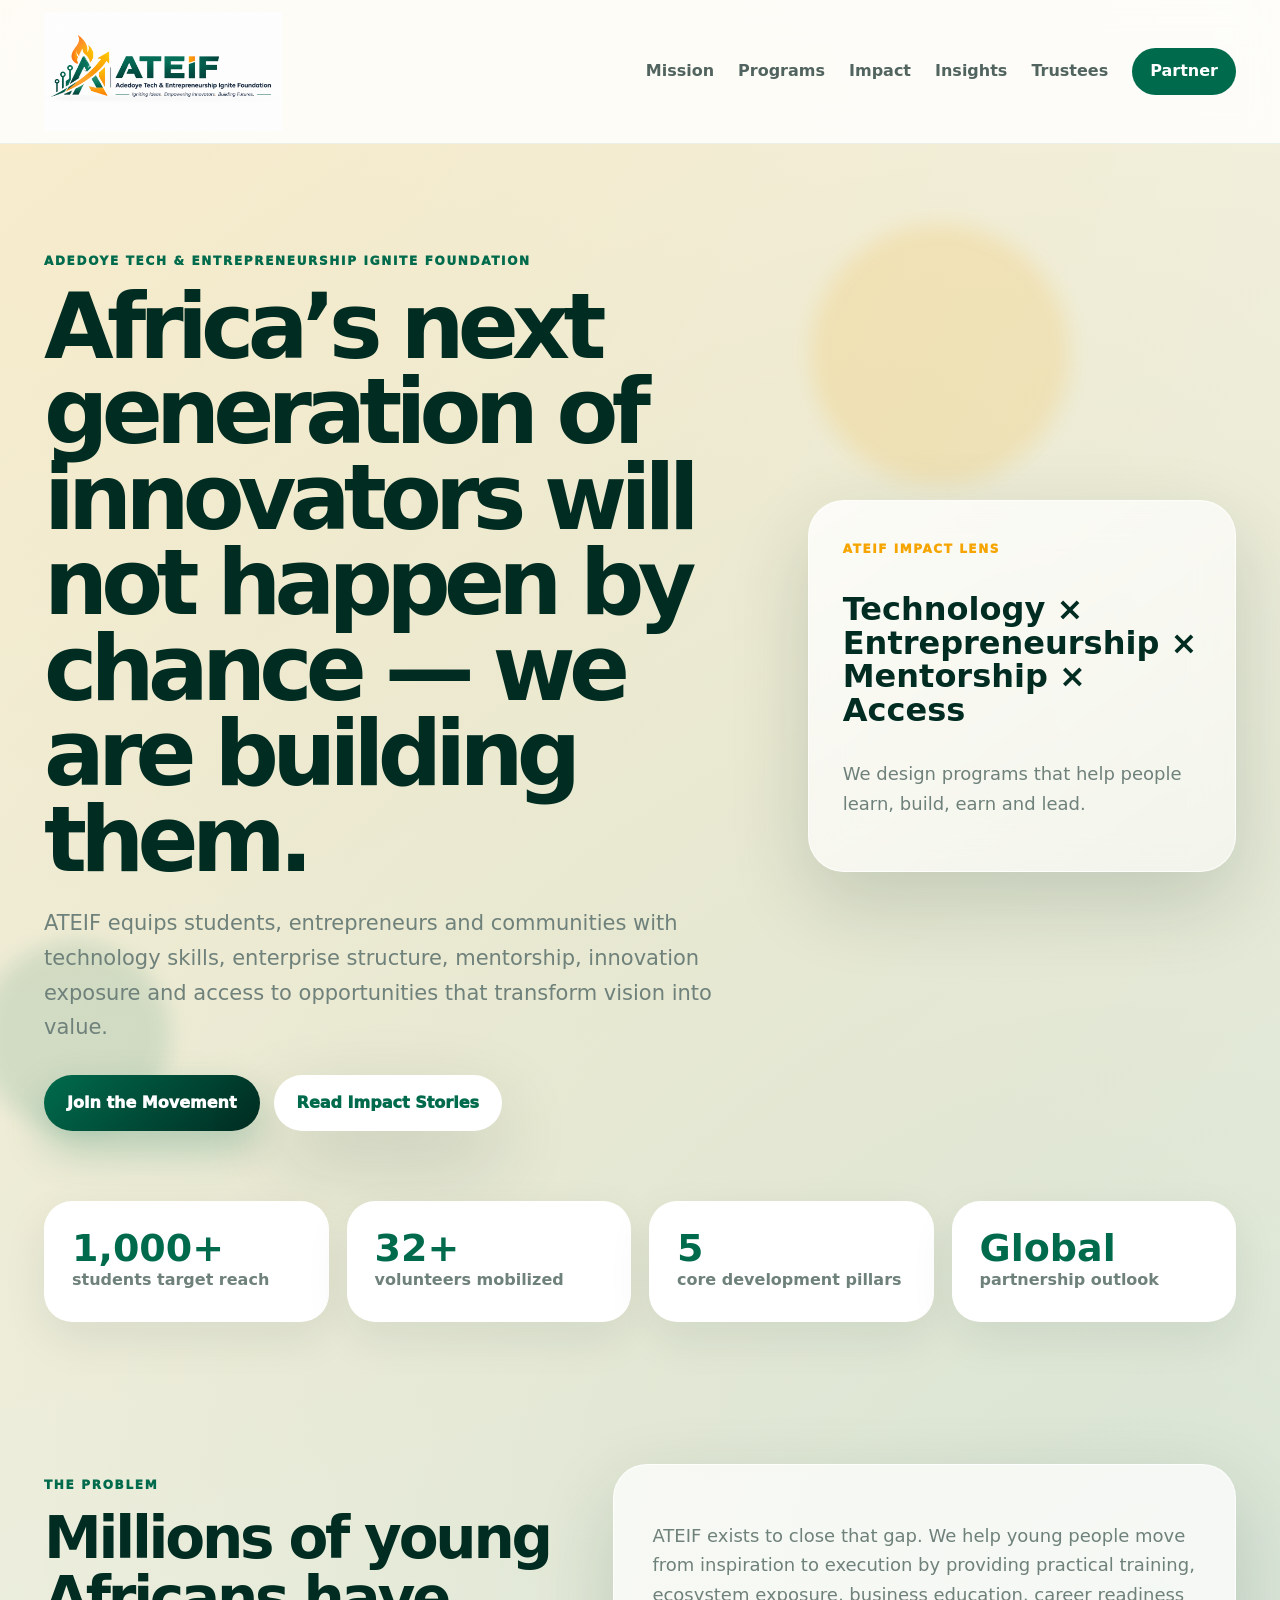
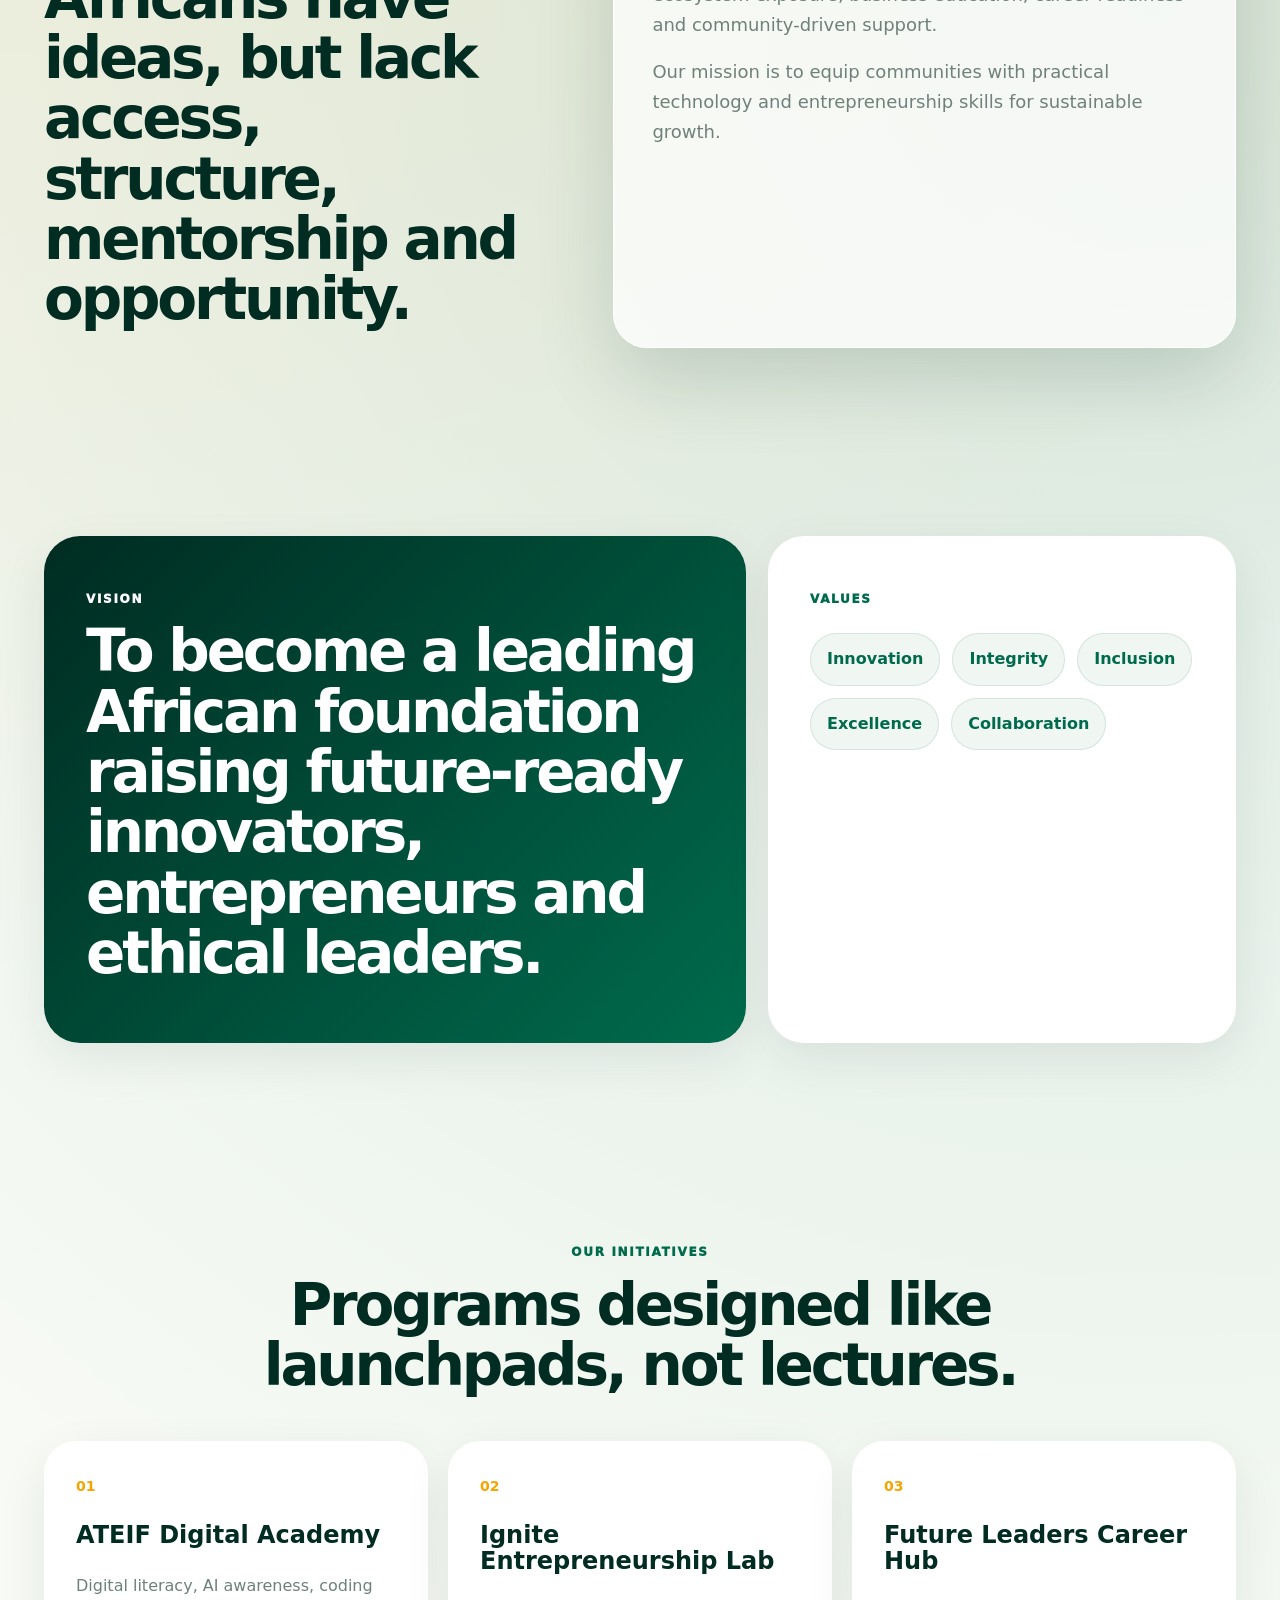
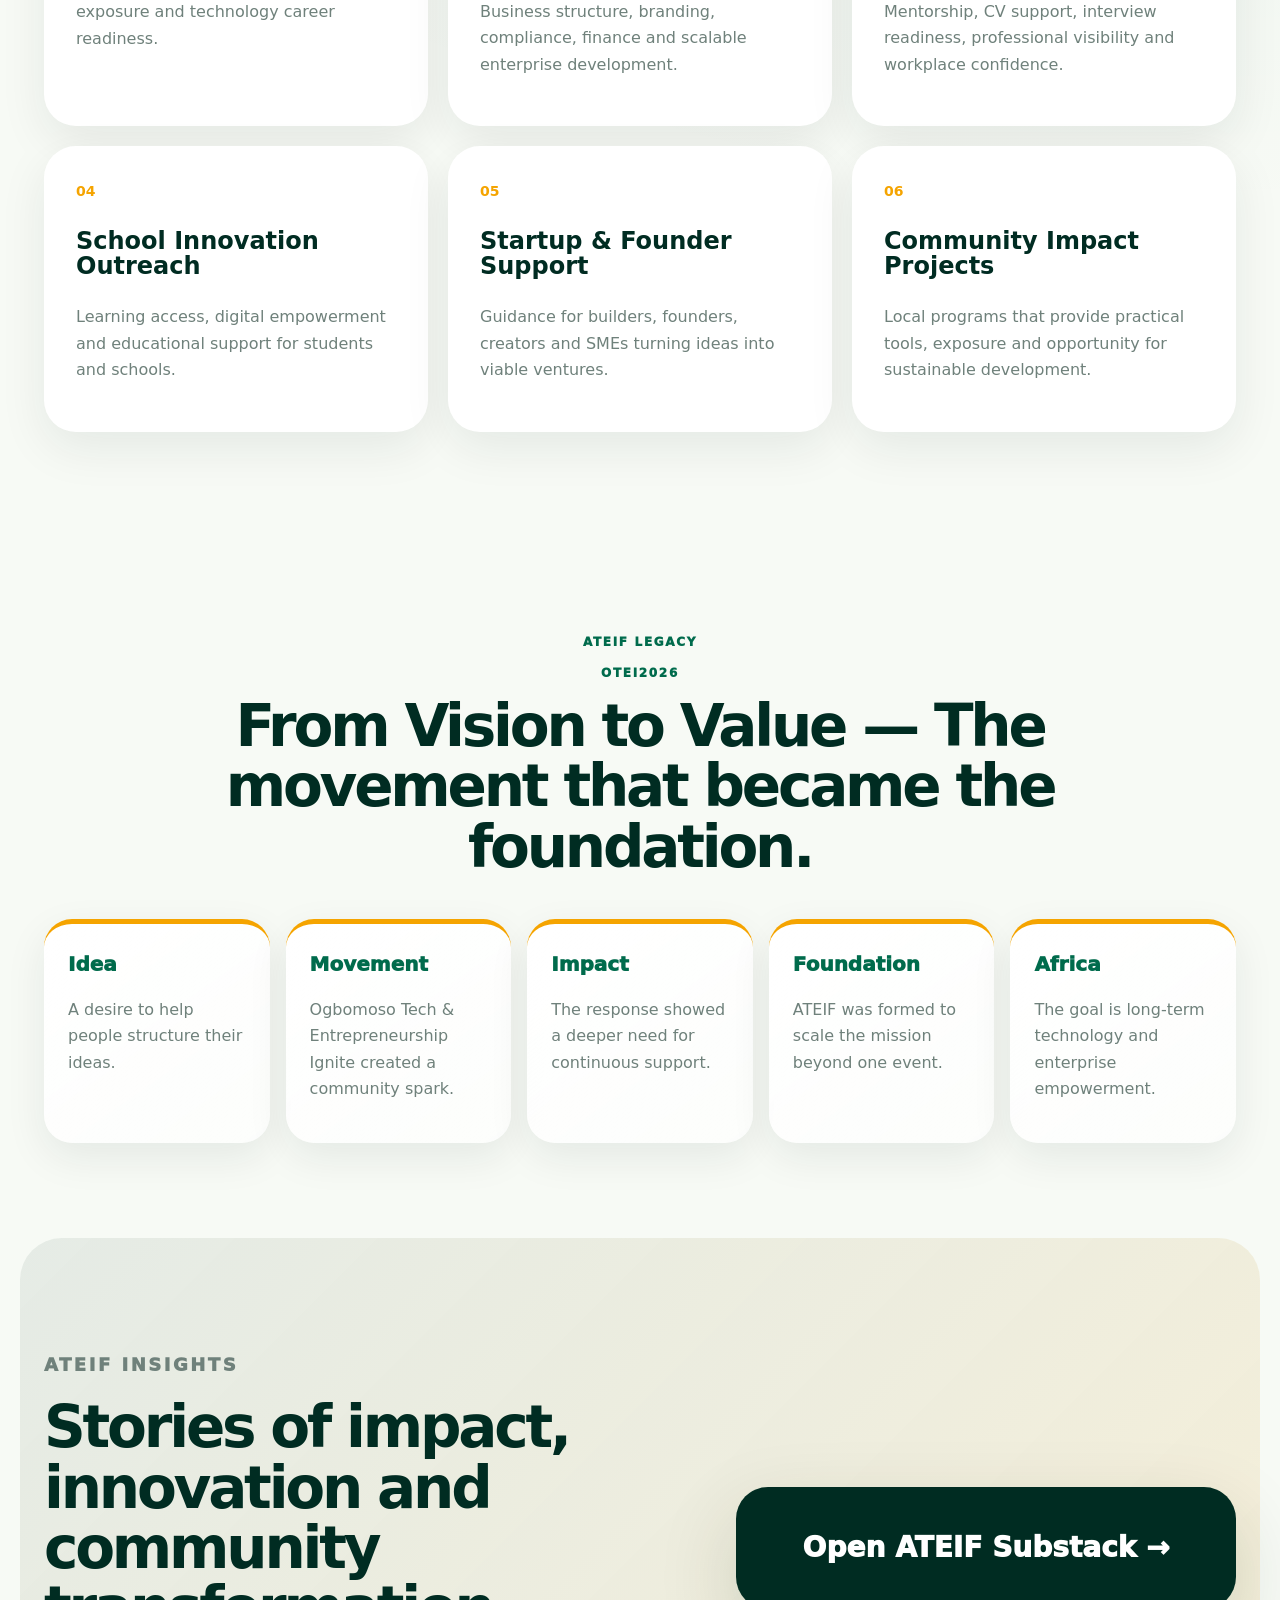
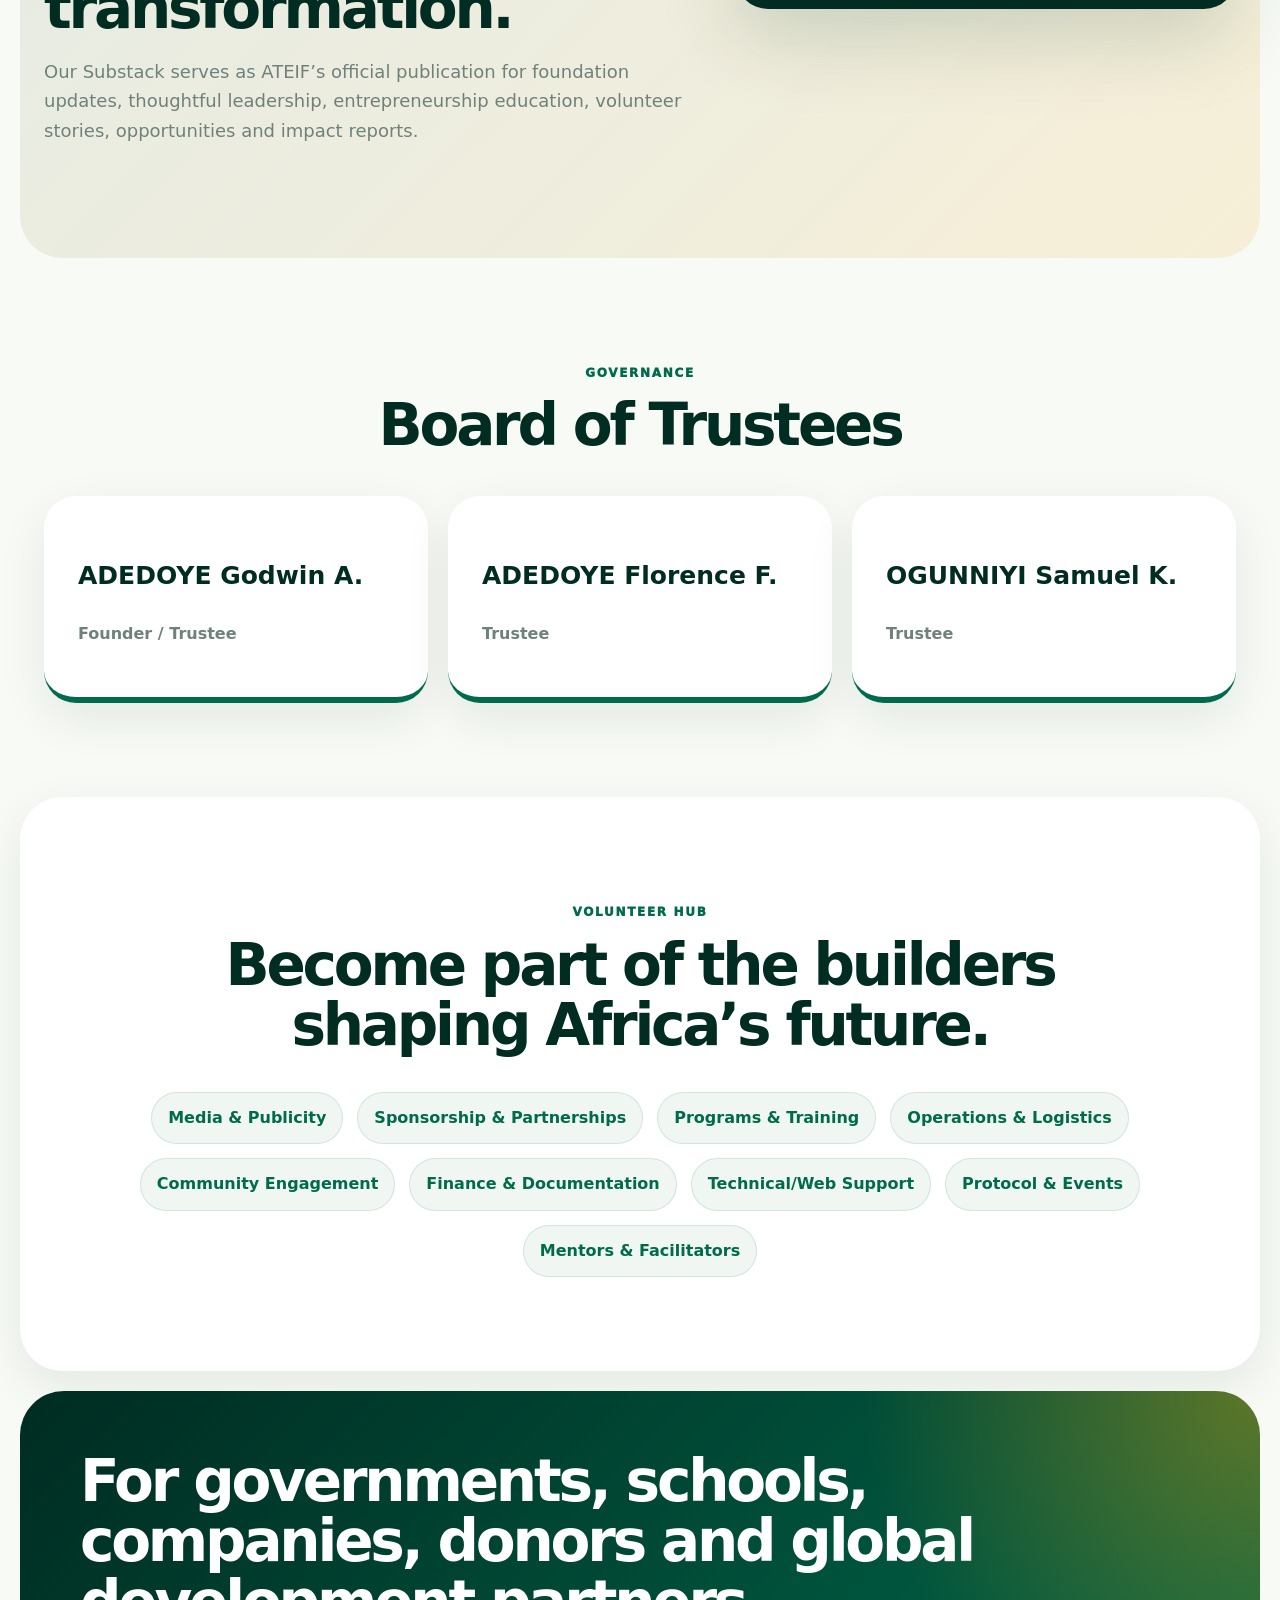
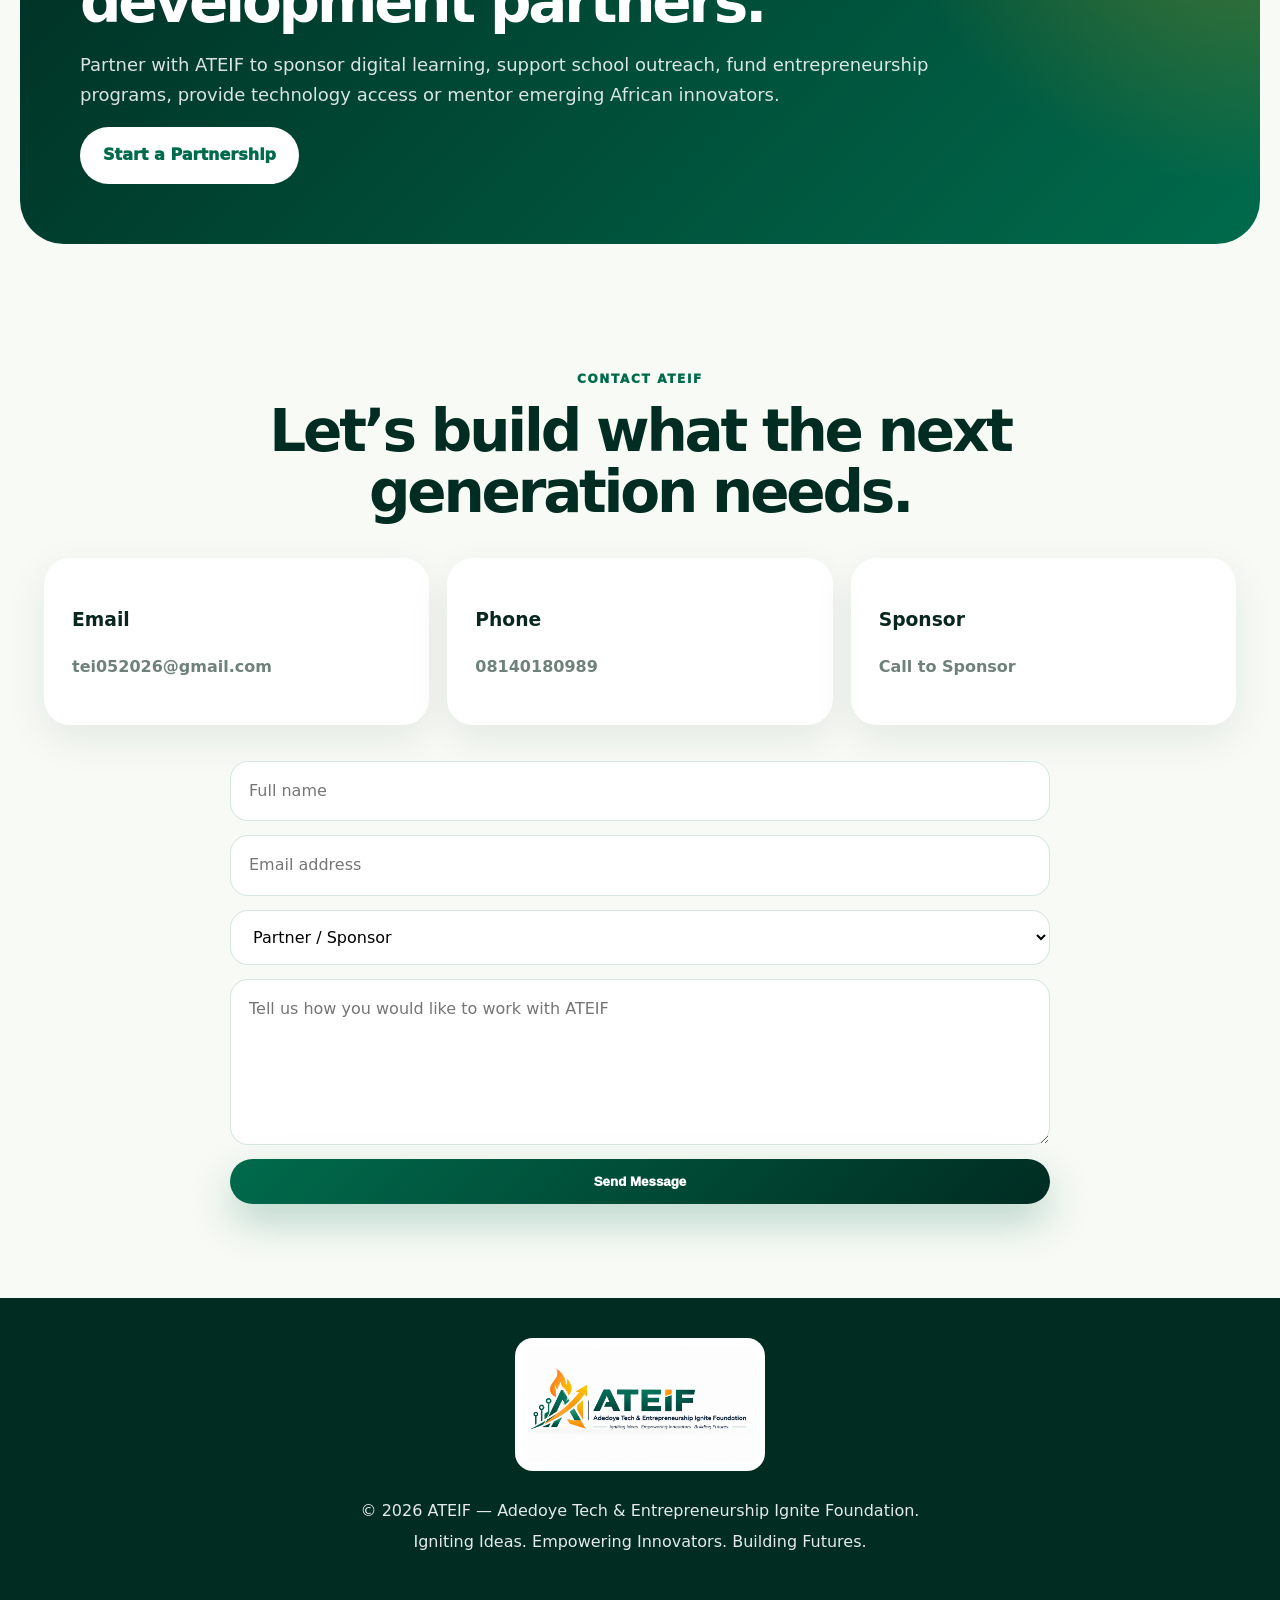
<file: index.html>
<!DOCTYPE html>
<html lang="en">
<head>
  <meta charset="UTF-8" />
  <meta name="viewport" content="width=device-width, initial-scale=1.0" />
  <title>ATEIF | Igniting Ideas. Empowering Innovators. Building Futures.</title>
  <meta name="description" content="Adedoye Tech & Entrepreneurship Ignite Foundation empowers young Africans through technology, entrepreneurship, mentorship, innovation and community impact." />
  <link rel="stylesheet" href="styles.css" />
</head>

<body>
  <header class="header">
    <nav class="nav">
      <a class="brand" href="#home"><img src="ateif-logo.png" alt="ATEIF Logo" /></a>
      <button class="menu" id="menuBtn">☰</button>
      <div class="links" id="navLinks">
        <a href="#mission">Mission</a>
        <a href="#programs">Programs</a>
        <a href="#impact">Impact</a>
        <a href="#insights">Insights</a>
        <a href="#trustees">Trustees</a>
        <a href="#contact" class="pill">Partner</a>
      </div>
    </nav>
  </header>

  <main id="home">
    <section class="hero">
      <div class="orb orb-one"></div>
      <div class="orb orb-two"></div>

      <div class="hero-copy reveal">
        <p class="eyebrow">Adedoye Tech & Entrepreneurship Ignite Foundation</p>
        <h1>Africa’s next generation of innovators will not happen by chance — we are building them.</h1>
        <p class="lead">
          ATEIF equips students, entrepreneurs and communities with technology skills, enterprise structure,
          mentorship, innovation exposure and access to opportunities that transform vision into value.
        </p>
        <div class="actions">
          <a href="#contact" class="btn primary">Join the Movement</a>
          <a href="https://open.substack.com/pub/adedoye" class="btn ghost">Read Impact Stories</a>
        </div>
      </div>

      <aside class="impact-card reveal">
        <span>ATEIF Impact Lens</span>
        <h3>Technology × Entrepreneurship × Mentorship × Access</h3>
        <p>We design programs that help people learn, build, earn and lead.</p>
      </aside>
    </section>

    <section class="numbers reveal" id="impact">
      <div><strong>1,000+</strong><span>students target reach</span></div>
      <div><strong>32+</strong><span>volunteers mobilized</span></div>
      <div><strong>5</strong><span>core development pillars</span></div>
      <div><strong>Global</strong><span>partnership outlook</span></div>
    </section>

    <section class="section split reveal" id="mission">
      <div>
        <p class="eyebrow">The Problem</p>
        <h2>Millions of young Africans have ideas, but lack access, structure, mentorship and opportunity.</h2>
      </div>
      <div class="glass">
        <p>
          ATEIF exists to close that gap. We help young people move from inspiration to execution by providing
          practical training, ecosystem exposure, business education, career readiness and community-driven support.
        </p>
        <p>
          Our mission is to equip communities with practical technology and entrepreneurship skills for sustainable growth.
        </p>
      </div>
    </section>

    <section class="section values reveal">
      <div class="value dark">
        <p class="eyebrow">Vision</p>
        <h2>To become a leading African foundation raising future-ready innovators, entrepreneurs and ethical leaders.</h2>
      </div>
      <div class="value">
        <p class="eyebrow">Values</p>
        <div class="chips">
          <span>Innovation</span><span>Integrity</span><span>Inclusion</span><span>Excellence</span><span>Collaboration</span>
        </div>
      </div>
    </section>

    <section class="section reveal" id="programs">
      <p class="eyebrow center">Our Initiatives</p>
      <h2 class="center max">Programs designed like launchpads, not lectures.</h2>

      <div class="program-grid">
        <article><b>01</b><h3>ATEIF Digital Academy</h3><p>Digital literacy, AI awareness, coding exposure and technology career readiness.</p></article>
        <article><b>02</b><h3>Ignite Entrepreneurship Lab</h3><p>Business structure, branding, compliance, finance and scalable enterprise development.</p></article>
        <article><b>03</b><h3>Future Leaders Career Hub</h3><p>Mentorship, CV support, interview readiness, professional visibility and workplace confidence.</p></article>
        <article><b>04</b><h3>School Innovation Outreach</h3><p>Learning access, digital empowerment and educational support for students and schools.</p></article>
        <article><b>05</b><h3>Startup & Founder Support</h3><p>Guidance for builders, founders, creators and SMEs turning ideas into viable ventures.</p></article>
        <article><b>06</b><h3>Community Impact Projects</h3><p>Local programs that provide practical tools, exposure and opportunity for sustainable development.</p></article>
      </div>
    </section>

    <section class="timeline reveal">
      <p class="eyebrow center">ATEIF Legacy</p>
      <p class="eyebrow center">OTEI2026</p>
      <h2 class="center max">From Vision to Value — The movement that became the foundation.</h2>
      <div class="steps">
        <div><span>Idea</span><p>A desire to help people structure their ideas.</p></div>
        <div><span>Movement</span><p>Ogbomoso Tech & Entrepreneurship Ignite created a community spark.</p></div>
        <div><span>Impact</span><p>The response showed a deeper need for continuous support.</p></div>
        <div><span>Foundation</span><p>ATEIF was formed to scale the mission beyond one event.</p></div>
        <div><span>Africa</span><p>The goal is long-term technology and enterprise empowerment.</p></div>
      </div>
    </section>

    <section class="section insights reveal" id="insights">
      <div>
        <p class="eyebrow">ATEIF Insights</p>
        <h2>Stories of impact, innovation and community transformation.</h2>
        <p>
          Our Substack serves as ATEIF’s official publication for foundation updates, thoughtful leadership,
          entrepreneurship education, volunteer stories, opportunities and impact reports.
        </p>
      </div>
      <a class="big-link" href="https://open.substack.com/pub/adedoye">Open ATEIF Substack →</a>
    </section>

    <section class="section reveal" id="trustees">
      <p class="eyebrow center">Governance</p>
      <h2 class="center max">Board of Trustees</h2>
      <div class="trustees">
        <div><h3>ADEDOYE Godwin A.</h3><p>Founder / Trustee</p></div>
        <div><h3>ADEDOYE Florence F.</h3><p>Trustee</p></div>
        <div><h3>OGUNNIYI Samuel K.</h3><p>Trustee</p></div>
      </div>
    </section>

    <section class="section volunteer reveal">
      <p class="eyebrow center">Volunteer Hub</p>
      <h2 class="center max">Become part of the builders shaping Africa’s future.</h2>
      <div class="roles">
        <span>Media & Publicity</span><span>Sponsorship & Partnerships</span><span>Programs & Training</span>
        <span>Operations & Logistics</span><span>Community Engagement</span><span>Finance & Documentation</span>
        <span>Technical/Web Support</span><span>Protocol & Events</span><span>Mentors & Facilitators</span>
      </div>
    </section>

    <section class="partner reveal">
      <h2>For governments, schools, companies, donors and global development partners.</h2>
      <p>
        Partner with ATEIF to sponsor digital learning, support school outreach, fund entrepreneurship programs,
        provide technology access or mentor emerging African innovators.
      </p>
      <a href="#contact" class="btn light">Start a Partnership</a>
    </section>

    <section class="section contact reveal" id="contact">
      <p class="eyebrow center">Contact ATEIF</p>
      <h2 class="center max">Let’s build what the next generation needs.</h2>
      <div class="contact-grid">
        <div><h3>Email</h3><p>tei052026@gmail.com</p></div>
        <div><h3>Phone</h3><p>08140180989</p></div>
        <div><h3>Sponsor</h3><p>Call to Sponsor</p></div>
      </div>
      <form action="mailto:tei052026@gmail.com" method="post" enctype="text/plain">
        <input name="name" placeholder="Full name" required />
        <input name="email" type="email" placeholder="Email address" required />
        <select name="interest">
          <option>Partner / Sponsor</option>
          <option>Volunteer</option>
          <option>Mentor</option>
          <option>Program Enquiry</option>
          <option>Media / Press</option>
        </select>
        <textarea name="message" rows="5" placeholder="Tell us how you would like to work with ATEIF"></textarea>
        <button class="btn primary" type="submit">Send Message</button>
      </form>
    </section>
  </main>

  <footer>
    <img src="ateif-logo.png" alt="ATEIF Logo" />
    <p>© 2026 ATEIF — Adedoye Tech & Entrepreneurship Ignite Foundation.</p>
    <p>Igniting Ideas. Empowering Innovators. Building Futures.</p>
  </footer>

<script src="script.js"></script>
</body>
</html>
</file>
<file: styles.css>
:root{
  --green:#006b4c;
  --deep:#002c22;
  --gold:#f5a400;
  --orange:#ff7a00;
  --cream:#f7faf5;
  --ink:#09261f;
  --muted:#6f817b;
  --white:#fff;
  --glass:rgba(255,255,255,.72);
  --shadow:0 30px 80px rgba(0,44,34,.16);
}

*{box-sizing:border-box}
html{scroll-behavior:smooth}
body{
  margin:0;
  font-family:Inter, ui-sans-serif, system-ui, -apple-system, BlinkMacSystemFont, "Segoe UI", Arial, sans-serif;
  background:
    radial-gradient(circle at top left,rgba(245,164,0,.18),transparent 32%),
    radial-gradient(circle at 90% 20%,rgba(0,107,76,.13),transparent 28%),
    var(--cream);
  color:var(--ink);
  line-height:1.65;
  overflow-x:hidden;
}
a{text-decoration:none;color:inherit}

.header{
  position:sticky;top:0;z-index:50;
  background:rgba(255,255,255,.82);
  backdrop-filter:blur(18px);
  border-bottom:1px solid rgba(0,107,76,.08);
}
.nav{
  max-width:1240px;margin:auto;padding:12px 24px;
  display:flex;align-items:center;justify-content:space-between;
}
.brand img{width:238px;display:block}
.links{display:flex;gap:24px;align-items:center}
.links a{font-weight:800;color:#52645f}
.links a:hover{color:var(--green)}
.pill{background:var(--green);color:#fff!important;padding:10px 18px;border-radius:999px}
.menu{display:none;background:var(--green);color:white;border:0;border-radius:12px;padding:8px 12px;font-size:22px}

.hero{
  min-height:92vh;
  max-width:1240px;
  margin:auto;
  padding:96px 24px 70px;
  display:grid;
  grid-template-columns:1.25fr .75fr;
  gap:50px;
  align-items:center;
  position:relative;
}
.orb{position:absolute;border-radius:50%;filter:blur(10px);opacity:.65;z-index:-1}
.orb-one{width:260px;height:260px;background:rgba(245,164,0,.22);top:80px;right:190px}
.orb-two{width:190px;height:190px;background:rgba(0,107,76,.18);bottom:70px;left:-40px}
.eyebrow{text-transform:uppercase;letter-spacing:.14em;font-size:12px;font-weight:1000;color:var(--green)}
h1{
  font-size:clamp(46px,7.8vw,90px);
  line-height:.95;
  letter-spacing:-.075em;
  margin:0 0 24px;
  color:var(--deep);
}
h2{
  font-size:clamp(32px,4.7vw,58px);
  line-height:1.04;
  letter-spacing:-.055em;
  margin:0 0 18px;
  color:var(--deep);
}
.lead{font-size:21px;color:var(--muted);max-width:760px}
.actions{display:flex;gap:14px;flex-wrap:wrap;margin-top:30px}
.btn{
  display:inline-flex;align-items:center;justify-content:center;
  padding:15px 23px;border-radius:999px;font-weight:1000;border:0;cursor:pointer;
}
.primary{background:linear-gradient(135deg,var(--green),var(--deep));color:#fff;box-shadow:0 18px 40px rgba(0,107,76,.25)}
.ghost{background:#fff;color:var(--green);box-shadow:var(--shadow)}
.light{background:#fff;color:var(--green)}

.impact-card{
  background:linear-gradient(145deg,rgba(255,255,255,.82),rgba(255,255,255,.52));
  border:1px solid rgba(255,255,255,.75);
  box-shadow:var(--shadow);
  border-radius:36px;
  padding:34px;
  backdrop-filter:blur(20px);
}
.impact-card span{color:var(--gold);font-weight:1000;text-transform:uppercase;font-size:12px;letter-spacing:.13em}
.impact-card h3{font-size:32px;line-height:1.05;color:var(--deep)}
.impact-card p{color:var(--muted);font-size:18px}

.numbers{
  max-width:1240px;margin:auto;padding:0 24px 48px;
  display:grid;grid-template-columns:repeat(4,1fr);gap:18px;
}
.numbers div{
  background:#fff;border-radius:28px;padding:28px;
  box-shadow:0 16px 45px rgba(0,44,34,.08);
}
.numbers strong{display:block;font-size:38px;color:var(--green);line-height:1}
.numbers span{color:var(--muted);font-weight:700}

.section{max-width:1240px;margin:auto;padding:94px 24px}
.split{display:grid;grid-template-columns:.9fr 1.1fr;gap:60px}
.glass{
  background:var(--glass);border:1px solid rgba(255,255,255,.8);
  padding:38px;border-radius:34px;box-shadow:var(--shadow);backdrop-filter:blur(16px);
}
.glass p,.insights p,.partner p{font-size:18px;color:var(--muted)}
.center{text-align:center}
.max{max-width:850px;margin-left:auto;margin-right:auto}

.values{display:grid;grid-template-columns:1.2fr .8fr;gap:22px}
.value{
  background:#fff;padding:42px;border-radius:36px;box-shadow:0 16px 48px rgba(0,44,34,.08);
}
.value.dark{background:linear-gradient(135deg,var(--deep),var(--green));color:#fff}
.value.dark h2,.value.dark .eyebrow{color:#fff}
.chips{display:flex;flex-wrap:wrap;gap:12px;margin-top:24px}
.chips span,.roles span{
  background:#f0f6f2;border:1px solid rgba(0,107,76,.12);
  padding:12px 16px;border-radius:999px;font-weight:900;color:var(--green);
}

.program-grid{
  margin-top:45px;
  display:grid;grid-template-columns:repeat(3,1fr);gap:20px;
}
.program-grid article{
  position:relative;overflow:hidden;
  background:#fff;border-radius:32px;padding:32px;min-height:250px;
  box-shadow:0 16px 48px rgba(0,44,34,.08);
  transition:.35s transform,.35s box-shadow;
}
.program-grid article:hover{transform:translateY(-8px);box-shadow:var(--shadow)}
.program-grid b{color:var(--gold);font-size:14px}
.program-grid h3{font-size:24px;line-height:1.08;color:var(--deep)}
.program-grid p{color:var(--muted)}

.timeline{
  max-width:1240px;margin:20px auto;padding:75px 24px;
}
.steps{
  margin-top:42px;
  display:grid;grid-template-columns:repeat(5,1fr);gap:16px;
}
.steps div{
  background:linear-gradient(145deg,#fff,rgba(255,255,255,.65));
  padding:24px;border-radius:28px;border-top:5px solid var(--gold);
  box-shadow:0 14px 42px rgba(0,44,34,.08);
}
.steps span{font-weight:1000;color:var(--green);font-size:20px}
.steps p{color:var(--muted)}

.insights{
  display:grid;grid-template-columns:1fr .75fr;gap:26px;align-items:center;
  background:linear-gradient(135deg,rgba(0,44,34,.07),rgba(245,164,0,.12));
  border-radius:42px;
}
.big-link{
  background:var(--deep);color:white;border-radius:32px;padding:38px;
  font-size:28px;font-weight:1000;text-align:center;box-shadow:var(--shadow);
}

.trustees{
  margin-top:40px;display:grid;grid-template-columns:repeat(3,1fr);gap:20px;
}
.trustees div{
  background:#fff;padding:34px;border-radius:32px;box-shadow:0 16px 48px rgba(0,44,34,.08);
  border-bottom:6px solid var(--green);
}
.trustees h3{font-size:25px;color:var(--deep)}
.trustees p{color:var(--muted);font-weight:900}

.roles{
  display:flex;flex-wrap:wrap;justify-content:center;gap:14px;margin-top:36px;
}
.volunteer{
  background:#fff;border-radius:42px;box-shadow:0 16px 48px rgba(0,44,34,.08);
}

.partner{
  max-width:1240px;margin:20px auto;padding:60px;
  border-radius:44px;color:white;
  background:
    radial-gradient(circle at top right,rgba(245,164,0,.38),transparent 30%),
    linear-gradient(135deg,var(--deep),var(--green));
}
.partner h2{color:white;max-width:940px}
.partner p{color:rgba(255,255,255,.86);max-width:850px}

.contact-grid{
  display:grid;grid-template-columns:repeat(3,1fr);gap:18px;margin:36px 0;
}
.contact-grid div{background:#fff;border-radius:26px;padding:28px;box-shadow:0 14px 42px rgba(0,44,34,.08)}
.contact-grid p{color:var(--muted);font-weight:800}
form{max-width:820px;margin:auto;display:grid;gap:14px}
input,select,textarea{
  width:100%;padding:16px 18px;border-radius:18px;border:1px solid rgba(0,107,76,.16);
  background:white;font:inherit;outline:none;
}
input:focus,select:focus,textarea:focus{border-color:var(--green)}

footer{background:var(--deep);color:white;text-align:center;padding:40px 20px}
footer img{width:250px;background:white;border-radius:18px;padding:8px;margin-bottom:14px}
footer p{margin:5px;opacity:.9}

.reveal{animation:fadeUp .75s ease both}
@keyframes fadeUp{from{opacity:0;transform:translateY(22px)}to{opacity:1;transform:translateY(0)}}

@media(max-width:920px){
  .menu{display:block}
  .brand img{width:175px}
  .links{
    display:none;position:absolute;top:76px;left:18px;right:18px;background:white;
    padding:22px;border-radius:24px;box-shadow:var(--shadow);flex-direction:column;align-items:flex-start;
  }
  .links.open{display:flex}
  .hero,.split,.values,.insights{grid-template-columns:1fr}
  .numbers,.program-grid,.steps,.trustees,.contact-grid{grid-template-columns:1fr}
  .hero{padding-top:62px}
  .partner{margin:20px 18px;padding:36px 26px}
  footer img{width:205px}
}
</file>
